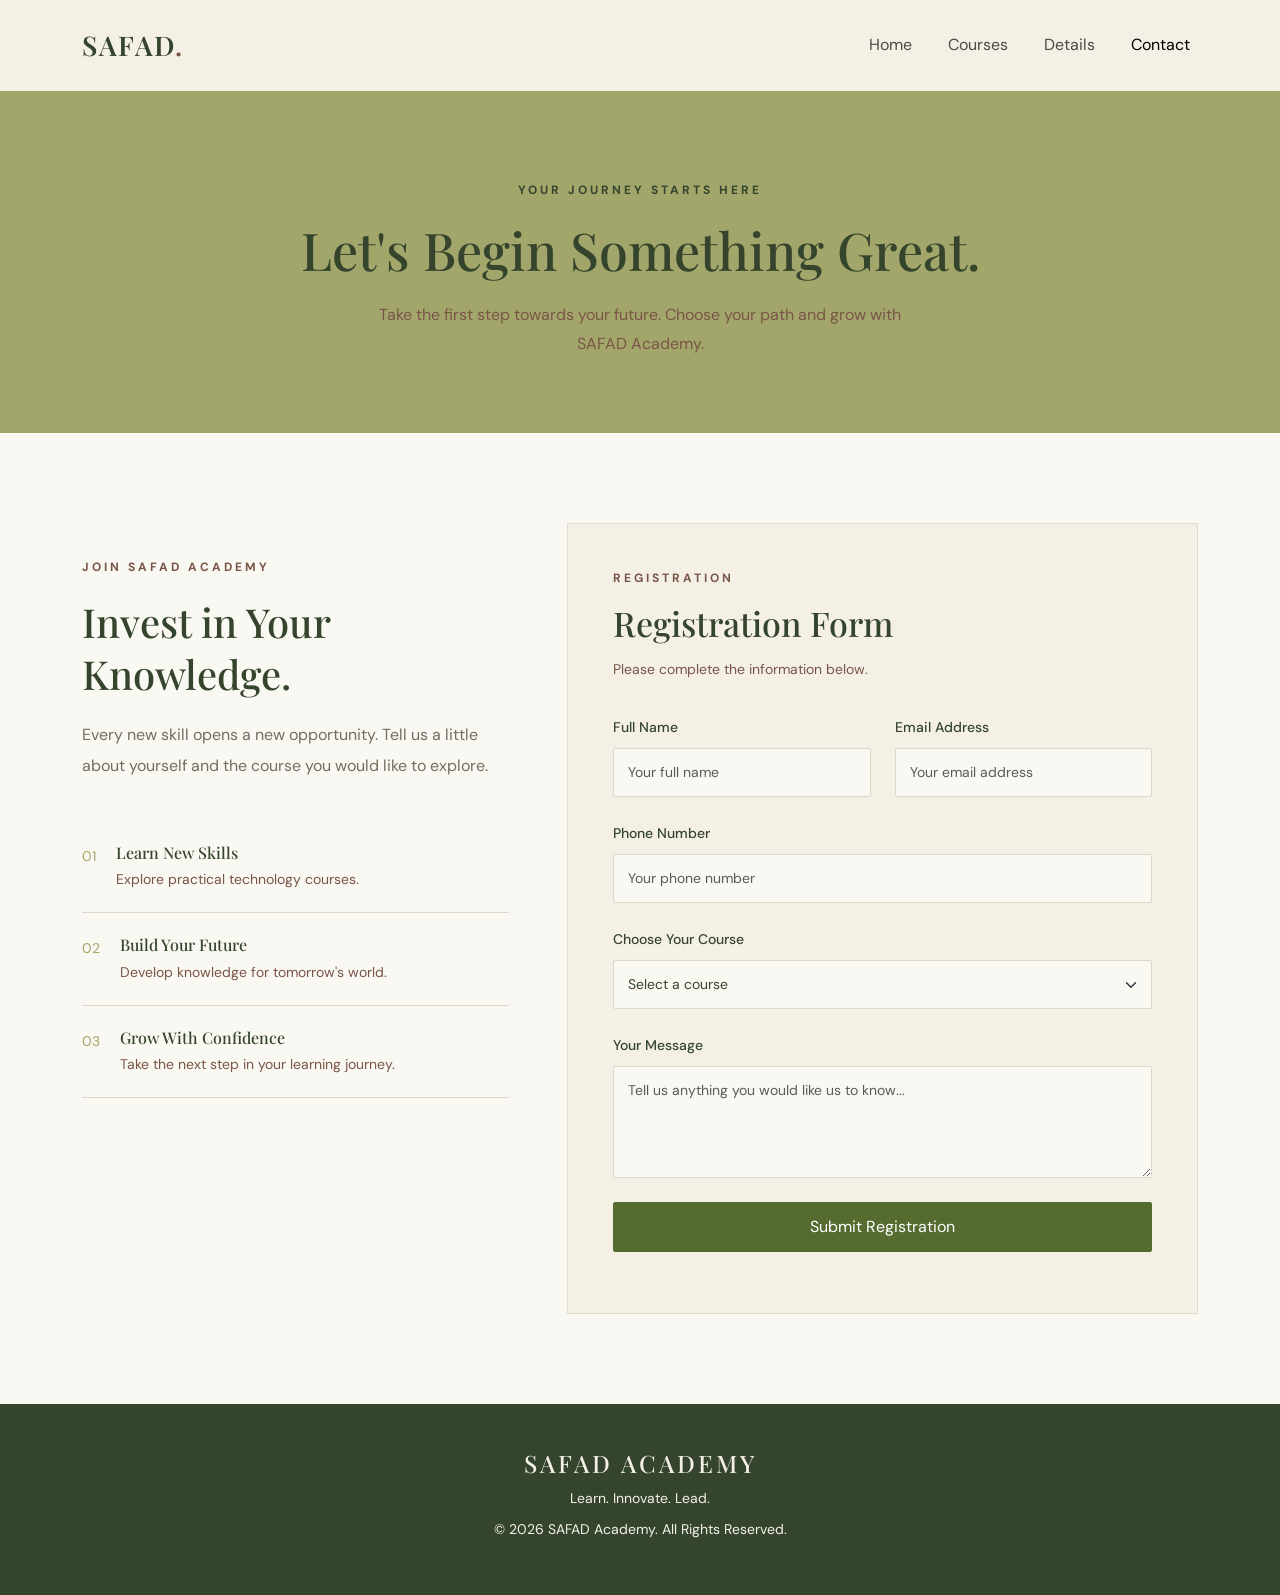
<file: contact.html>
<!doctype html>
<html lang="en">
  <head>
    <meta charset="UTF-8" />
    <meta name="viewport" content="width=device-width, initial-scale=1.0" />

    <title>SAFAD Academy | Registration</title>

    <link
      href="https://cdn.jsdelivr.net/npm/bootstrap@5.3.3/dist/css/bootstrap.min.css"
      rel="stylesheet"
    />

    <link rel="stylesheet" href="css/style.css" />
  </head>

  <body>
    <!-- Navbar -->
    <nav class="navbar navbar-expand-lg navbar-light bg-cream">
      <div class="container">
        <a class="navbar-brand" href="index.html"> SAFAD<span>.</span> </a>

        <button
          class="navbar-toggler"
          type="button"
          data-bs-toggle="collapse"
          data-bs-target="#navbarNav"
        >
          <span class="navbar-toggler-icon"></span>
        </button>

        <div class="collapse navbar-collapse" id="navbarNav">
          <ul class="navbar-nav ms-auto">
            <li class="nav-item">
              <a class="nav-link" href="index.html">Home</a>
            </li>

            <li class="nav-item">
              <a class="nav-link" href="courses.html">Courses</a>
            </li>

            <li class="nav-item">
              <a class="nav-link" href="details.html">Details</a>
            </li>

            <li class="nav-item">
              <a class="nav-link active" href="contact.html">Contact</a>
            </li>
          </ul>
        </div>
      </div>
    </nav>

    <!-- Contact Introduction -->
    <section class="registration-hero contact-page-hero">
      <div class="container">
        <p class="subtitle">YOUR JOURNEY STARTS HERE</p>

        <h1>Let's Begin Something Great.</h1>

        <p>
          Take the first step towards your future. Choose your path and grow
          with SAFAD Academy.
        </p>
      </div>
    </section>

    <!-- Registration Section -->
    <section class="registration-section">
      <div class="container">
        <div class="row g-5 align-items-start">
          <!-- Left Information -->
          <div class="col-lg-5">
            <div class="registration-info">
              <p class="subtitle">JOIN SAFAD ACADEMY</p>

              <h2>Invest in Your Knowledge.</h2>

              <p class="registration-description">
                Every new skill opens a new opportunity. Tell us a little about
                yourself and the course you would like to explore.
              </p>

              <div class="registration-benefit">
                <span>01</span>
                <div>
                  <h5>Learn New Skills</h5>
                  <p>Explore practical technology courses.</p>
                </div>
              </div>

              <div class="registration-benefit">
                <span>02</span>
                <div>
                  <h5>Build Your Future</h5>
                  <p>Develop knowledge for tomorrow's world.</p>
                </div>
              </div>

              <div class="registration-benefit">
                <span>03</span>
                <div>
                  <h5>Grow With Confidence</h5>
                  <p>Take the next step in your learning journey.</p>
                </div>
              </div>
            </div>
          </div>

          <!-- Registration Form -->
          <div class="col-lg-7">
            <div class="registration-card">
              <p class="subtitle">REGISTRATION</p>

              <h2>Registration Form</h2>

              <p class="form-intro">Please complete the information below.</p>

              <form id="registrationForm">
                <div class="row">
                  <div class="col-md-6 mb-4">
                    <label class="form-label" for="fullName"> Full Name </label>

                    <input
                      type="text"
                      class="form-control"
                      id="fullName"
                      name="fullName"
                      placeholder="Your full name"
                      required
                    />
                  </div>

                  <div class="col-md-6 mb-4">
                    <label class="form-label" for="email">
                      Email Address
                    </label>

                    <input
                      type="email"
                      class="form-control"
                      id="email"
                      name="email"
                      placeholder="Your email address"
                      required
                    />
                  </div>
                </div>

                <div class="mb-4">
                  <label class="form-label" for="phone"> Phone Number </label>

                  <input
                    type="tel"
                    class="form-control"
                    id="phone"
                    name="phone"
                    placeholder="Your phone number"
                    required
                  />
                </div>

                <div class="mb-4">
                  <label class="form-label" for="course">
                    Choose Your Course
                  </label>

                  <select
                    class="form-select"
                    id="course"
                    name="course"
                    required
                  >
                    <option value="">Select a course</option>
                    <option value="Web Development">Web Development</option>
                    <option value="Python Programming">
                      Python Programming
                    </option>
                    <option value="Artificial Intelligence">
                      Artificial Intelligence
                    </option>
                    <option value="Cybersecurity">Cybersecurity</option>
                    <option value="UI/UX Design">UI/UX Design</option>
                    <option value="Data Analytics">Data Analytics</option>
                  </select>
                </div>

                <div class="mb-4">
                  <label class="form-label" for="message"> Your Message </label>

                  <textarea
                    class="form-control"
                    id="message"
                    name="message"
                    rows="4"
                    placeholder="Tell us anything you would like us to know..."
                  ></textarea>
                </div>

                <button type="submit" class="btn btn-main w-100">
                  Submit Registration
                </button>

                <p id="formMessage" class="text-center mt-3"></p>
              </form>
            </div>
          </div>
        </div>
      </div>
    </section>

    <!-- Footer -->
    <footer>
      <div class="container text-center">
        <h4>SAFAD ACADEMY</h4>

        <p>Learn. Innovate. Lead.</p>

        <p>© 2026 SAFAD Academy. All Rights Reserved.</p>
      </div>
    </footer>

    <script src="https://cdn.jsdelivr.net/npm/bootstrap@5.3.3/dist/js/bootstrap.bundle.min.js"></script>

    <script src="js/script.js"></script>
  </body>
</html>
</file>
<file: css/style.css>
@import url("https://fonts.googleapis.com/css2?family=DM+Sans:wght@400;500;600;700&family=Playfair+Display:wght@400;500;600&display=swap");

/* GENERAL */

:root {
  --olive: #556b2f;
  --dark-olive: #35452d;
  --brown: #795548;
  --cream: #f4f0e6;
  --white: #ffffff;
  --text: #4c4a40;
}

* {
  margin: 0;
  padding: 0;
  box-sizing: border-box;
}

body {
  font-family: "DM Sans", sans-serif;
  background-color: var(--cream);
  color: var(--text);
}

h1,
h2,
h3,
h4,
h5 {
  font-family: "Playfair Display", serif;
  color: var(--dark-olive);
}

.bg-cream {
  background-color: var(--cream);
}

.subtitle {
  color: var(--brown);
  letter-spacing: 3px;
  font-size: 12px;
  font-weight: 700;
}

/* NAVBAR */

.navbar {
  padding: 20px 0;
}

.navbar-brand {
  font-family: "Playfair Display", serif;
  font-size: 27px;
  font-weight: 600;
  color: var(--dark-olive);
  letter-spacing: 2px;
}

.navbar-brand span {
  color: var(--brown);
}

.nav-link {
  color: var(--text);
  margin-left: 20px;
  transition: 0.3s;
}

.nav-link:hover,
.nav-link.active {
  color: var(--olive);
}

/* BUTTONS */

.btn-main {
  background-color: var(--olive);
  color: var(--white);
  border: 1px solid var(--olive);
  padding: 12px 28px;
  border-radius: 2px;
  transition: 0.3s;
}

.btn-main:hover {
  background-color: var(--dark-olive);
  color: var(--white);
}

/* HOME PAGE */

.hero {
  padding: 90px 0;
}

.hero h1 {
  font-size: clamp(38px, 5vw, 58px);
  line-height: 1.2;
  margin-bottom: 25px;
}

.hero-text {
  font-size: 17px;
  line-height: 1.8;
  max-width: 450px;
  margin-bottom: 30px;
}

.hero-img {
  width: 100%;
  height: 420px;
  object-fit: cover;
  border-radius: 5px;
}

.about-section {
  padding: 90px 0;
  background-color: var(--white);
}

.about-section h2,
.featured-section h2 {
  font-size: 38px;
  margin: 15px 0;
}

.about-text {
  max-width: 650px;
  margin: 20px auto 0;
  line-height: 1.9;
}

.featured-section {
  padding: 90px 0;
}

.course-card {
  border: none;
  border-radius: 4px;
  background-color: var(--white);
  height: 100%;
  transition: 0.3s;
  overflow: hidden;
}

.course-card:hover {
  transform: translateY(-6px);
}

.course-card img {
  height: 220px;
  object-fit: cover;
}

.course-card .card-body {
  padding: 25px;
}

.course-card h5 {
  margin: 12px 0;
  font-size: 22px;
}

.course-card p {
  line-height: 1.7;
  color: #777;
}

.course-level {
  color: var(--brown);
  font-size: 12px;
  letter-spacing: 1px;
  text-transform: uppercase;
}

/* COURSES PAGE */

.courses-intro {
  background-color: var(--cream);
  padding: 110px 0 80px;
  text-align: center;
}

.courses-intro h1 {
  color: var(--dark-olive);
  font-size: 55px;
  margin-bottom: 20px;
}

.courses-intro p:not(.subtitle) {
  color: var(--brown);
  max-width: 550px;
  margin: auto;
  line-height: 1.8;
}

.editorial-courses {
  background-color: #faf8f2;
  padding: 70px 0;
}

.editorial-course {
  padding: 65px 0;
  border-bottom: 1px solid #ded8ca;
}

.editorial-course:last-child {
  border-bottom: none;
}

.editorial-img {
  width: 100%;
  height: 390px;
  object-fit: cover;
  border-radius: 4px;
  transition: transform 0.4s ease;
}

.editorial-img:hover {
  transform: scale(1.02);
}

.course-number {
  color: var(--brown);
  font-size: 12px;
  letter-spacing: 2px;
  margin-bottom: 20px;
}

.editorial-course h2 {
  font-size: 38px;
  margin-bottom: 22px;
}

.editorial-description {
  color: #756d60;
  line-height: 1.9;
  max-width: 470px;
  margin-bottom: 25px;
}

.course-info {
  display: flex;
  gap: 25px;
  color: var(--brown);
  font-size: 13px;
  margin-bottom: 28px;
}

.course-info span {
  border-bottom: 1px solid #a3a66a;
  padding-bottom: 7px;
}

/* COURSE DETAILS PAGE */

.detail-hero {
  background-color: var(--cream);
  padding: 85px 0 65px;
  text-align: center;
}

.detail-hero h1 {
  font-size: 58px;
  margin: 20px 0;
}

.detail-hero p:not(.subtitle) {
  color: var(--brown);
  line-height: 1.8;
}

.detail-image-section {
  background-color: #faf8f2;
  padding: 45px 0;
}

.detail-banner {
  width: 100%;
  height: 480px;
  object-fit: cover;
  border-radius: 4px;
}

.course-overview {
  background-color: #faf8f2;
  padding: 65px 0 90px;
}

.course-overview h2 {
  font-size: 38px;
  margin-bottom: 25px;
}

.overview-text {
  color: #756d60;
  line-height: 2;
  max-width: 700px;
}

.learning-section {
  margin-top: 55px;
}

.learning-section h3,
.requirements-section h3 {
  margin-bottom: 25px;
}

.learning-item {
  display: flex;
  align-items: center;
  gap: 20px;
  padding: 17px 0;
  border-bottom: 1px solid #ded8ca;
}

.learning-item span {
  color: #a3a66a;
  font-size: 14px;
}

.learning-item p {
  color: #756d60;
  margin: 0;
}

.requirements-section {
  margin-top: 50px;
}

.requirements-section p {
  color: #756d60;
  line-height: 1.9;
}

.course-summary {
  background-color: var(--cream);
  padding: 35px 30px;
  border: 1px solid #e4ddcf;
}

.course-summary h3 {
  margin-bottom: 30px;
}

.summary-item {
  display: flex;
  justify-content: space-between;
  gap: 10px;
  padding: 17px 0;
  border-bottom: 1px solid #ded8ca;
  font-size: 14px;
}

.summary-item span {
  color: var(--brown);
}

.summary-item strong {
  color: var(--dark-olive);
  text-align: right;
}

.summary-note {
  color: var(--brown);
  font-size: 12px;
  line-height: 1.7;
  text-align: center;
  margin-top: 20px;
}

.detail-cta {
  background-color: var(--dark-olive);
  padding: 80px 0;
}

.detail-cta .subtitle {
  color: #c6c59a;
}

.detail-cta h2 {
  color: var(--cream);
  font-size: 40px;
  margin: 20px 0;
}

.detail-cta p:not(.subtitle) {
  color: #ded8ca;
  margin-bottom: 25px;
}

/* CONTACT PAGE */

.registration-hero {
  background-color: var(--cream);
  padding: 90px 0 75px;
  text-align: center;
}

.registration-hero h1 {
  font-size: 52px;
  margin: 20px auto;
  max-width: 750px;
}

.registration-hero p:not(.subtitle) {
  color: var(--brown);
  max-width: 550px;
  margin: auto;
  line-height: 1.8;
}

.registration-section {
  background-color: #faf8f2;
  padding: 90px 0;
}

.registration-info {
  padding: 35px 10px 20px 0;
}

.registration-info h2 {
  font-size: 40px;
  margin: 20px 0;
  line-height: 1.3;
}

.registration-description {
  color: #756d60;
  line-height: 1.9;
  margin-bottom: 40px;
}

.registration-benefit {
  display: flex;
  gap: 20px;
  padding: 22px 0;
  border-bottom: 1px solid #ded8ca;
}

.registration-benefit span {
  color: #a3a66a;
  font-size: 14px;
  padding-top: 3px;
}

.registration-benefit h5 {
  font-size: 16px;
  margin-bottom: 7px;
}

.registration-benefit p {
  color: var(--brown);
  font-size: 14px;
  margin: 0;
}

.registration-card {
  background-color: var(--cream);
  padding: 45px;
  border: 1px solid #e4ddcf;
}

.registration-card h2 {
  font-size: 34px;
  margin: 15px 0;
}

.form-intro {
  color: var(--brown);
  font-size: 14px;
  margin-bottom: 35px;
}

.registration-card .form-label {
  color: var(--dark-olive);
  font-size: 14px;
  font-weight: 500;
  margin-bottom: 10px;
}

.registration-card .form-control,
.registration-card .form-select {
  background-color: #faf8f2;
  border: 1px solid #ded8ca;
  border-radius: 2px;
  padding: 13px 14px;
  color: var(--dark-olive);
  font-size: 14px;
}

.registration-card .form-control:focus,
.registration-card .form-select:focus {
  border-color: var(--brown);
  box-shadow: 0 0 0 0.15rem rgba(121, 85, 72, 0.12);
}

.registration-card textarea {
  resize: vertical;
}

/* DIFFERENT COLORS FOR EACH PAGE */

.home-hero {
  background-color: var(--dark-olive);
}

.home-hero h1,
.home-hero .hero-text {
  color: var(--cream);
}

.home-hero .subtitle {
  color: #c6c59a;
}

.courses-page-hero {
  background-color: var(--cream);
}

.details-page-hero {
  background-color: var(--brown);
}

.details-page-hero h1,
.details-page-hero p {
  color: var(--white);
}

.contact-page-hero {
  background-color: #a3a66a;
}

.contact-page-hero h1,
.contact-page-hero p {
  color: var(--dark-olive);
}

/* FOOTER */

footer {
  background-color: var(--dark-olive);
  color: var(--cream);
  padding: 45px 0;
}

footer h4 {
  color: var(--cream);
  letter-spacing: 3px;
}

footer p {
  font-size: 14px;
  margin: 10px 0;
}

/* RESPONSIVE DESIGN */

@media (max-width: 991px) {
  .courses-intro h1 {
    font-size: 40px;
  }

  .editorial-course {
    padding: 40px 0;
  }

  .editorial-img {
    height: 300px;
  }

  .editorial-course h2 {
    font-size: 30px;
  }
}

@media (max-width: 768px) {
  .hero {
    padding: 50px 0;
  }

  .hero-img {
    height: 300px;
    margin-top: 35px;
  }

  .navbar-nav {
    padding-top: 15px;
  }

  .detail-hero h1 {
    font-size: 40px;
  }

  .detail-banner {
    height: 280px;
  }

  .course-overview h2 {
    font-size: 30px;
  }

  .course-summary {
    margin-top: 20px;
  }

  .detail-cta h2 {
    font-size: 32px;
  }

  .registration-hero h1 {
    font-size: 38px;
  }

  .registration-section {
    padding: 55px 0;
  }

  .registration-info {
    padding: 0;
  }

  .registration-info h2 {
    font-size: 32px;
  }

  .registration-card {
    padding: 28px 20px;
  }

  .registration-card h2 {
    font-size: 28px;
  }

  .course-info {
    flex-wrap: wrap;
    gap: 15px;
  }
}
</file>
